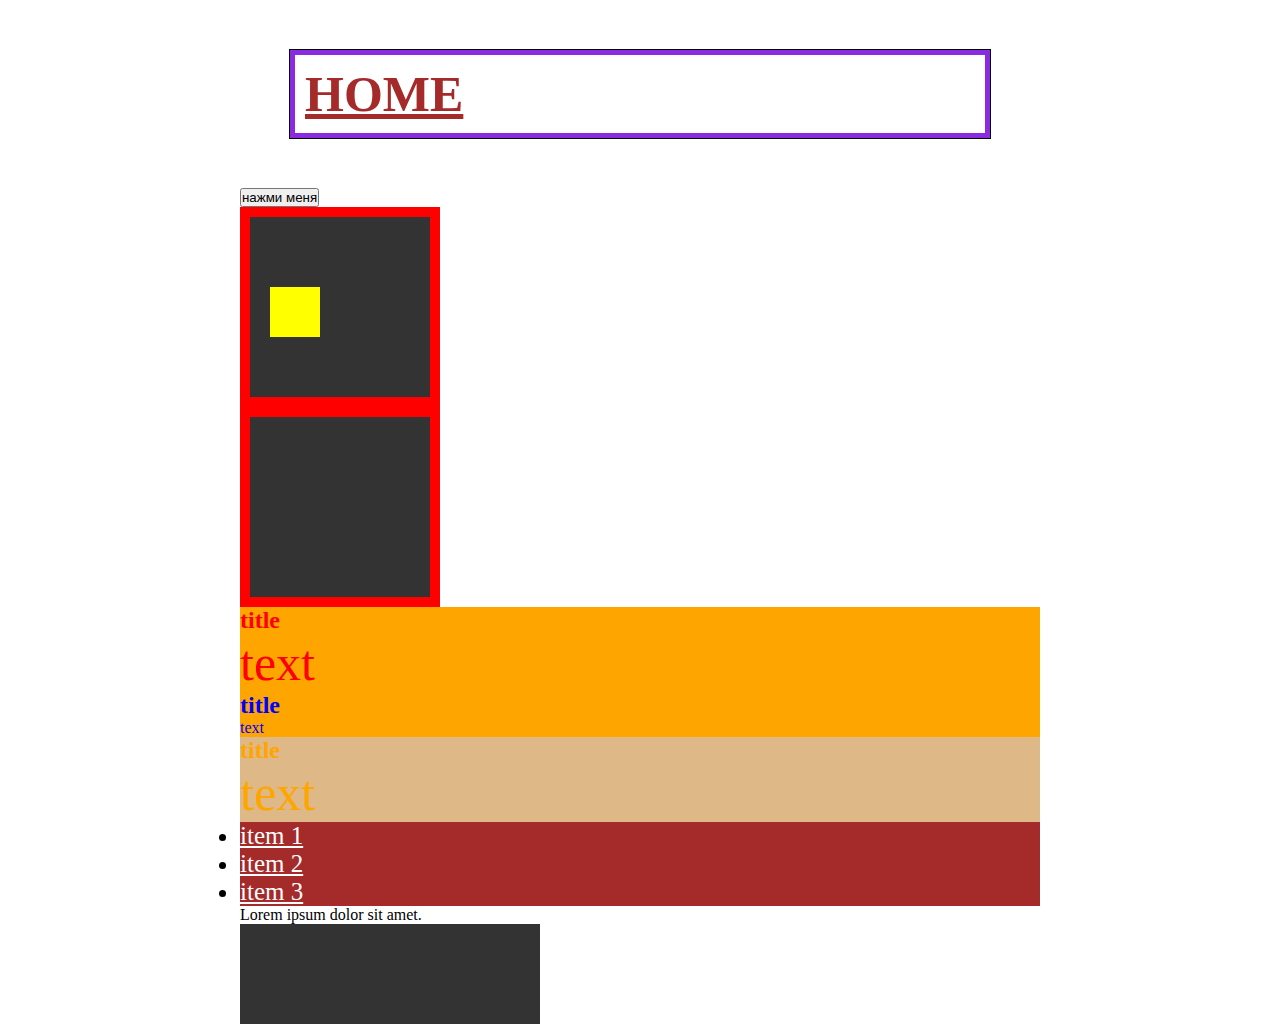
<file: Practice/Practice 02/index.html>
<!DOCTYPE html>
<html lang="en">
  <head>
    <meta charset="UTF-8" />
    <meta name="viewport" content="width=device-width, initial-scale=1.0" />
    <meta http-equiv="X-UA-Compatible" content="ie=edge" />
    <link rel="stylesheet" href="css/style-2.css" />
    <title>Вебинар Репета 07.09.17</title>
    <!-- Практика по EMMET -->
  </head>
  <body>
    <div class="wrapper">
      <h1>HOME</h1>
      <button>нажми меня</button>

      <div class="box">
        <div class="inner-box"></div>
        <inner-box></inner-box>
      </div>

      <div class="box"></div>

      <article class="article red">
        <h2>title</h2>
        <p class="big-text">text</p>
      </article>

      <article class="artiсle blue">
        <h2>title</h2>
        <p>text</p>
      </article>

      <article class="article orange">
        <h2>title</h2>
        <p class="big-text">text</p>
      </article>

      <ul class="list">
        <li class="list-item">
          <a href="http://" class="list-link">item 1</a>
        </li>
        <li class="list-item">
          <a href="http://" class="list-link">item 2</a>
        </li>
        <li class="list-item">
          <a href="http://" class="list-link">item 3</a>
        </li>
      </ul>

      <p>Lorem ipsum dolor sit amet.</p>

      <div class="margin-example"></div>
    </div>
  </body>
</html>
</file>
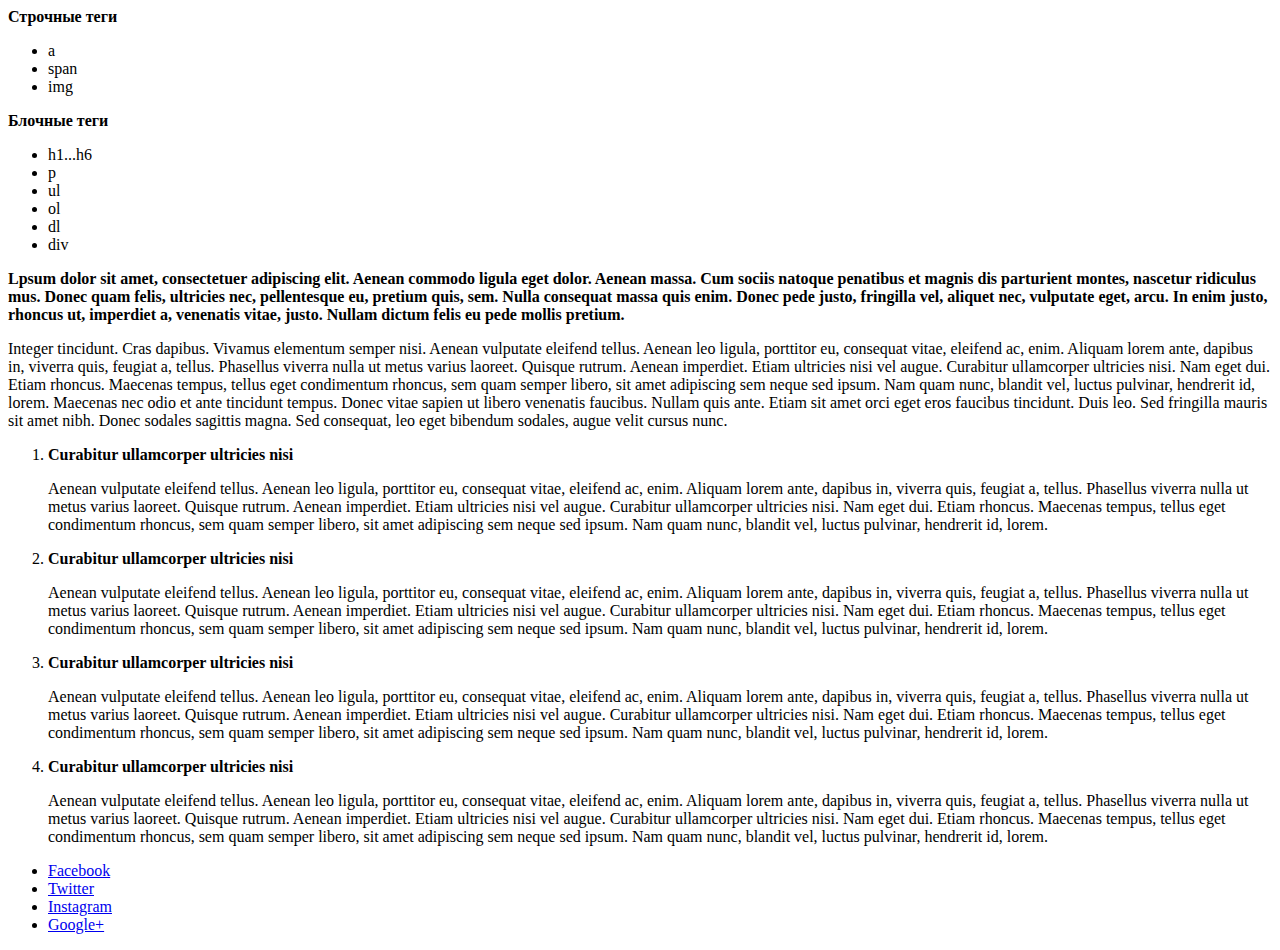
<file: html-css/module-01/index-01dopzad.html>
<!DOCTYPE html>
<html lang="en">
<head>
    <meta charset="UTF-8">
    <meta name="viewport" content="width=device-width, initial-scale=1.0">
    <meta http-equiv="X-UA-Compatible" content="ie=edge">
    <title>Document</title>
</head>
<body>
  <!-- Создать 2 маркированных списка: -->
  <b>Строчные теги</b>
  <ul>
    <li>a</li>
    <li>span</li>
    <li>img</li>
  </ul>
  <b>Блочные теги</b>
  <ul>
    <li>h1...h6</li>
    <li>p</li>
    <li>ul</li>
    <li>ol</li>
    <li>dl</li>
    <li>div</li>
  </ul> 
    <!-- Сверстать 2 абзаца. Первый из них выделить полужирным. 
      Для заполнения абзацев использовать рыбу. -->
      <p><b> Lpsum dolor sit amet, consectetuer adipiscing elit. 
        Aenean commodo ligula eget dolor. Aenean massa. 
        Cum sociis natoque penatibus et magnis dis parturient montes, 
        nascetur ridiculus mus. Donec quam felis, ultricies nec, 
        pellentesque eu, pretium quis, sem. Nulla consequat massa 
        quis enim. Donec pede justo, fringilla vel, aliquet nec, 
        vulputate eget, arcu. In enim justo, rhoncus ut, 
        imperdiet a, venenatis vitae, justo. Nullam dictum 
        felis eu pede mollis pretium.</b></p>
      <p>Integer tincidunt. Cras dapibus. Vivamus elementum semper nisi. 
        Aenean vulputate eleifend tellus. Aenean leo ligula, porttitor eu, 
        consequat vitae, eleifend ac, enim. Aliquam lorem ante, dapibus in, 
        viverra quis, feugiat a, tellus. Phasellus viverra nulla ut metus varius 
        laoreet. Quisque rutrum. Aenean imperdiet. Etiam ultricies nisi vel augue. 
        Curabitur ullamcorper ultricies nisi. Nam eget dui. Etiam rhoncus. 
        Maecenas tempus, tellus eget condimentum rhoncus, sem quam semper 
        libero, sit amet adipiscing sem neque sed ipsum. Nam quam nunc, 
        blandit vel, luctus pulvinar, hendrerit id, lorem. Maecenas 
        nec odio et ante tincidunt tempus. Donec vitae sapien ut libero 
        venenatis faucibus. Nullam quis ante. Etiam sit amet orci eget 
        eros faucibus tincidunt. Duis leo. Sed fringilla mauris sit amet 
        nibh. Donec sodales sagittis magna. Sed consequat, leo eget bibendum 
        sodales, augue velit cursus nunc.</p>
    <!-- Сверстать нумерованный список. -->
    <ol>
      <li><b>Curabitur ullamcorper ultricies nisi</b>
        <p>Aenean vulputate eleifend tellus. Aenean leo ligula, porttitor eu, 
            consequat vitae, eleifend ac, enim. Aliquam lorem ante, dapibus in, 
            viverra quis, feugiat a, tellus. Phasellus viverra nulla ut metus varius 
            laoreet. Quisque rutrum. Aenean imperdiet. Etiam ultricies nisi vel augue. 
            Curabitur ullamcorper ultricies nisi. Nam eget dui. Etiam rhoncus. 
            Maecenas tempus, tellus eget condimentum rhoncus, sem quam semper 
            libero, sit amet adipiscing sem neque sed ipsum. Nam quam nunc, 
            blandit vel, luctus pulvinar, hendrerit id, lorem.</p>
      </li>
      <li><b>Curabitur ullamcorper ultricies nisi</b>
        <p>Aenean vulputate eleifend tellus. Aenean leo ligula, porttitor eu, 
            consequat vitae, eleifend ac, enim. Aliquam lorem ante, dapibus in, 
            viverra quis, feugiat a, tellus. Phasellus viverra nulla ut metus varius 
            laoreet. Quisque rutrum. Aenean imperdiet. Etiam ultricies nisi vel augue. 
            Curabitur ullamcorper ultricies nisi. Nam eget dui. Etiam rhoncus. 
            Maecenas tempus, tellus eget condimentum rhoncus, sem quam semper 
            libero, sit amet adipiscing sem neque sed ipsum. Nam quam nunc, 
            blandit vel, luctus pulvinar, hendrerit id, lorem.</p>
      </li>
      <li><b>Curabitur ullamcorper ultricies nisi</b>
        <p>Aenean vulputate eleifend tellus. Aenean leo ligula, porttitor eu, 
            consequat vitae, eleifend ac, enim. Aliquam lorem ante, dapibus in, 
            viverra quis, feugiat a, tellus. Phasellus viverra nulla ut metus varius 
            laoreet. Quisque rutrum. Aenean imperdiet. Etiam ultricies nisi vel augue. 
            Curabitur ullamcorper ultricies nisi. Nam eget dui. Etiam rhoncus. 
            Maecenas tempus, tellus eget condimentum rhoncus, sem quam semper 
            libero, sit amet adipiscing sem neque sed ipsum. Nam quam nunc, 
            blandit vel, luctus pulvinar, hendrerit id, lorem.</p>
      </li>
      <li><b>Curabitur ullamcorper ultricies nisi</b>
        <p>Aenean vulputate eleifend tellus. Aenean leo ligula, porttitor eu, 
            consequat vitae, eleifend ac, enim. Aliquam lorem ante, dapibus in, 
            viverra quis, feugiat a, tellus. Phasellus viverra nulla ut metus varius 
            laoreet. Quisque rutrum. Aenean imperdiet. Etiam ultricies nisi vel augue. 
            Curabitur ullamcorper ultricies nisi. Nam eget dui. Etiam rhoncus. 
            Maecenas tempus, tellus eget condimentum rhoncus, sem quam semper 
            libero, sit amet adipiscing sem neque sed ipsum. Nam quam nunc, 
            blandit vel, luctus pulvinar, hendrerit id, lorem.</p>
      </li>
    </ol>
    <!-- Сверстать маркированный список, чтобы каждый элемент был ссылкой на соцсеть. 
      При клике на ссылку, она открывается в новой вкладке браузера. -->
    <ul>
      <li><a href="https://www.facebook.com/" target="_blank" rel="noreferrer noopener">Facebook</a></li>
      <li><a href="https://twitter.com/" target="_blank" rel="noreferrer noopener">Twitter</a></li>
      <li><a href="https://www.instagram.com/" target="_blank" rel="noreferrer noopener">Instagram</a></li>
      <li><a href="https://plus.google.com/" target="_blank" rel="noreferrer noopener">Google+</a></li>
    </ul>
    </body>
</html>
</file>
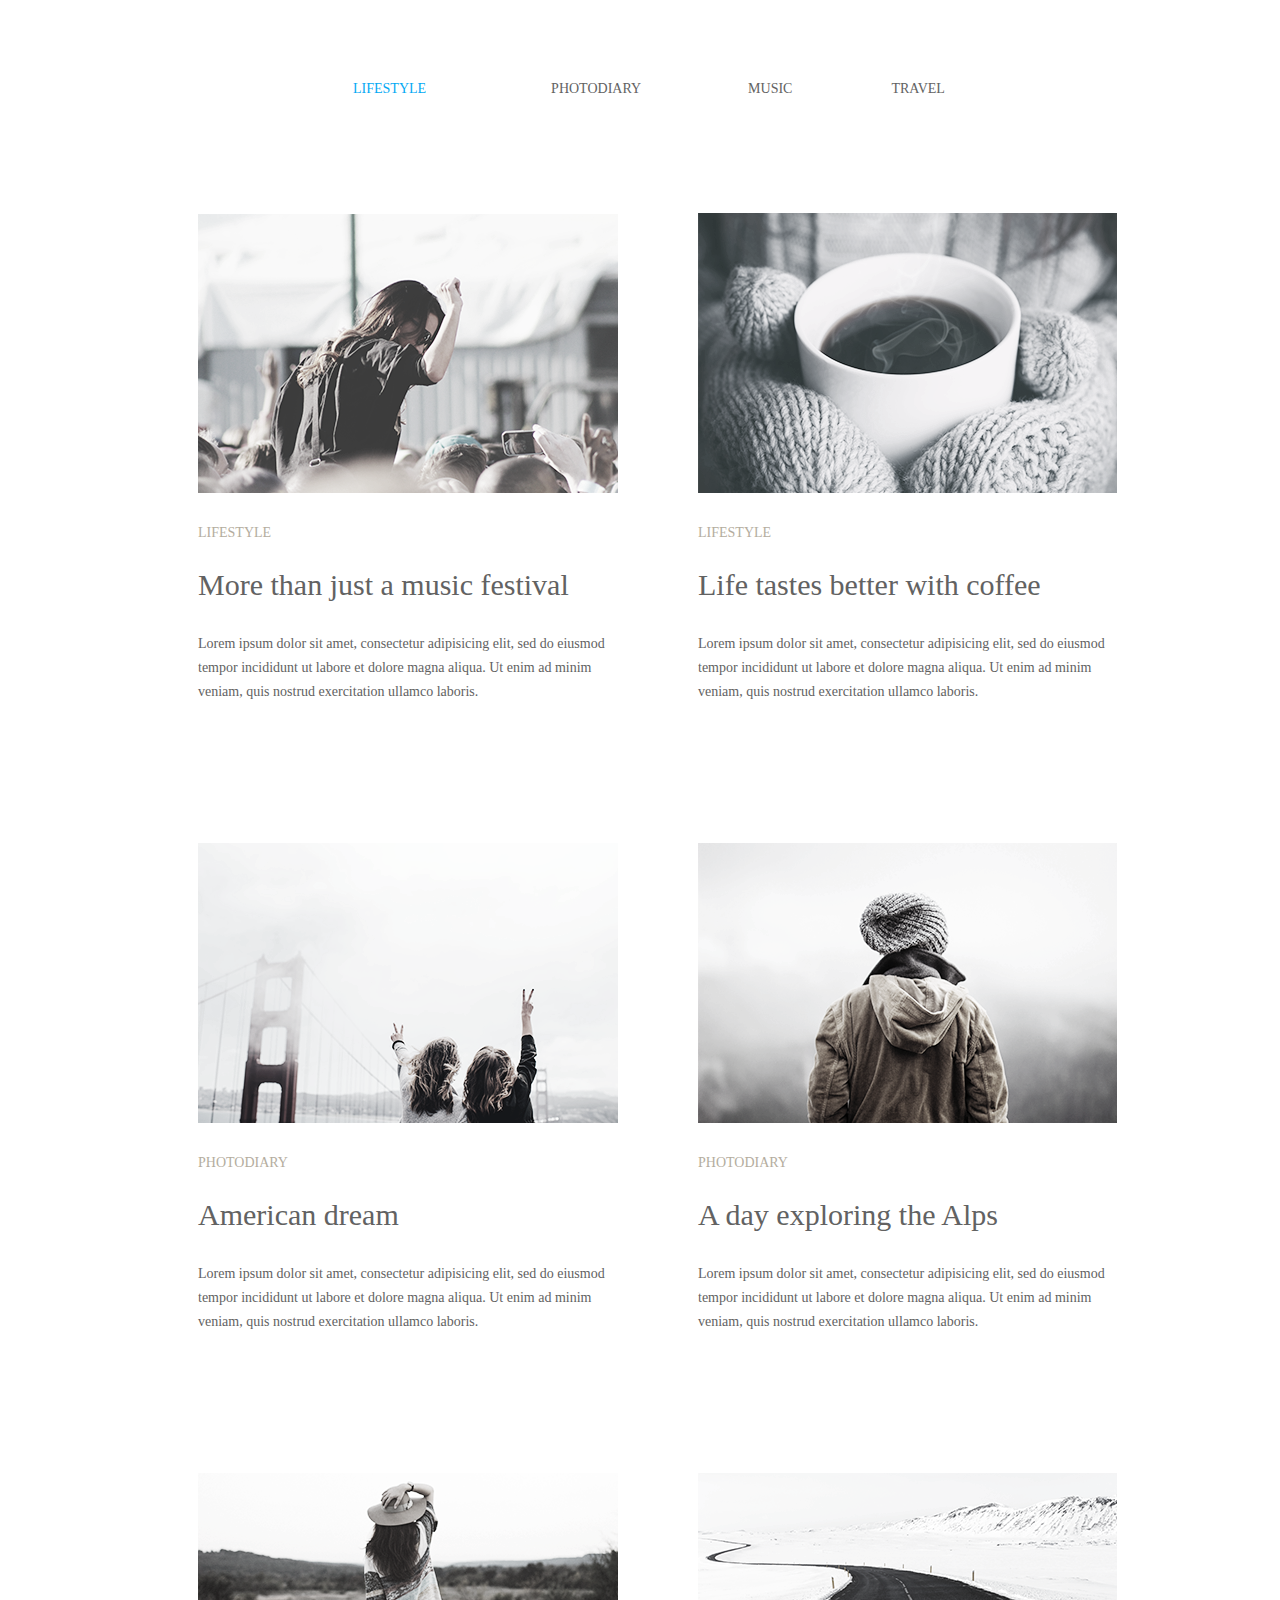
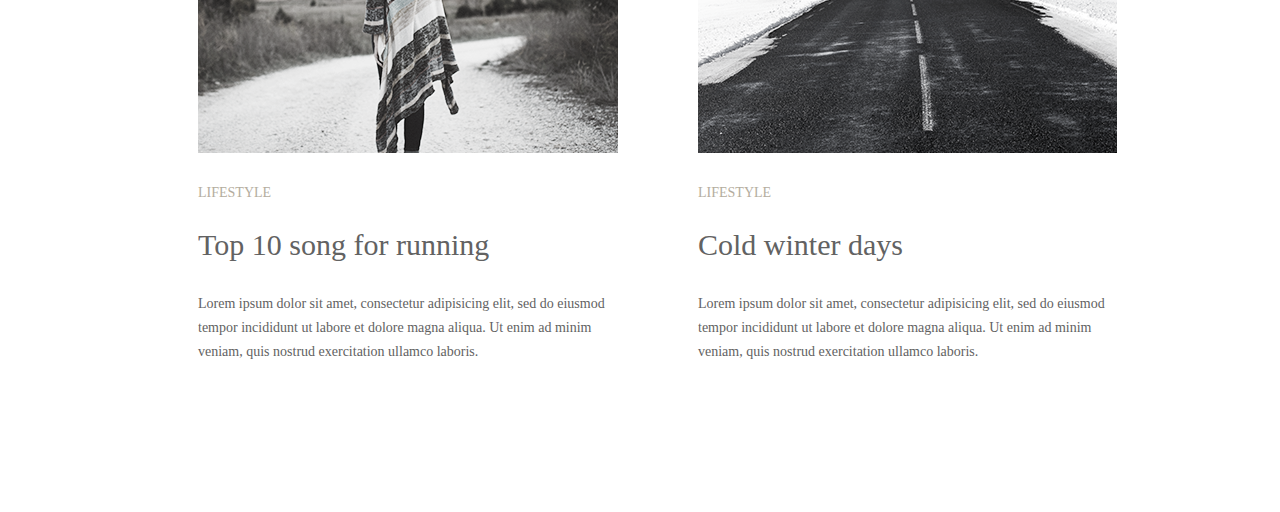
<file: Practice/Practice 04/practice-4.html>
<!DOCTYPE html>
<html lang="en">
  <head>
    <meta charset="UTF-8" />
    <link rel="stylesheet" href="css/style.css">
    <title>homework-3</title>
  </head>
  <body>
    <div class="wraper">

<!-- MENU HEADER -->
      <header class="page-header">
        <ul class="menu">
          <li class="menu-item">
            <a href="#" class="menu-link-lifestyle">lifestyle</a>
          </li>
          <li class="menu-item">
            <a href="#" class="menu-link-photodiary">photodiary</a>
          </li>
          <li class="menu-item">
            <a href="#" class="menu-link-music">music</a>
          </li>
          <li class="menu-item">
            <a href="#" class="menu-link-travel">travel</a>
          </li>
       </ul>
      </header>

<!-- CONTENT -->
<main class="content">

<!-- TOP-LEFT -->
  <article class="article">
    <img class="article-img" src="img/image1.png" alt="">
    <p class="top">lifestyle</p>
    <p class="center">More than just a music festival</p>
    <p class="bottom">Lorem ipsum dolor sit amet, consectetur adipisicing elit, sed do 
      eiusmod tempor incididunt ut labore et dolore magna aliqua.
      Ut enim ad minim veniam, quis nostrud exercitation ullamco 
      laboris.</p>
  </article>

<!-- TOP-RIGHT -->
  <article class="article">
    <img class="article-img" src="img/image2.png" alt="">
    <p class="top">Lifestyle</p>
    <p class="center">Life tastes better with coffee</p>
    <p class="bottom">Lorem ipsum dolor sit amet, consectetur adipisicing elit, sed do 
      eiusmod tempor incididunt ut labore et dolore magna aliqua.
      Ut enim ad minim veniam, quis nostrud exercitation ullamco 
      laboris.</p>
  </article>

<!-- CENTER-LEFT -->
  <article class="article">
    <img class="article-img" src="img/image3.png" alt="">
    <p class="top">photodiary</p>
    <p class="center">American dream</p>
    <p class="bottom">Lorem ipsum dolor sit amet, consectetur adipisicing elit, sed do 
      eiusmod tempor incididunt ut labore et dolore magna aliqua.
      Ut enim ad minim veniam, quis nostrud exercitation ullamco 
      laboris.</p>
  </article>

<!-- CENTER-RIGHT -->
  <article class="article">
    <img class="article-img" src="img/image4.png" alt="">
    <p class="top">photodiary</p>
    <p class="center">A day exploring the Alps</p>
    <p class="bottom">Lorem ipsum dolor sit amet, consectetur adipisicing elit, sed do 
      eiusmod tempor incididunt ut labore et dolore magna aliqua.
      Ut enim ad minim veniam, quis nostrud exercitation ullamco 
      laboris.</p>
  </article>
  
<!-- BOTTOM-LEFT -->
  <article class="article">
    <img class="article-img" src="img/image5.png" alt="">
    <p class="top">lifestyle</p>
    <p class="center">Top 10 song for running</p>
    <p class="bottom">Lorem ipsum dolor sit amet, consectetur adipisicing elit, sed do 
      eiusmod tempor incididunt ut labore et dolore magna aliqua.
      Ut enim ad minim veniam, quis nostrud exercitation ullamco 
      laboris.</p>
  </article>

<!-- BOTTOM-RIGHT -->
  <article class="article">
    <img class="article-img" src="img/image6.png" alt="">
    <p class="top">lifestyle</p>
    <p class="center">Cold winter days</p>
    <p class="bottom">Lorem ipsum dolor sit amet, consectetur adipisicing elit, sed do 
      eiusmod tempor incididunt ut labore et dolore magna aliqua.
      Ut enim ad minim veniam, quis nostrud exercitation ullamco 
      laboris.</p>
  </article>
</main>

<!-- BUTTON -->
  <div class="box-bottom">
    <p class="button"></p>
  </div>
</div>

    </div>
  <body>
</html>
</file>
<file: Practice/Practice 02/css/style-2.css>
* {
  box-sizing: border-box;
  padding: 0;
  margin: 0;
}

.wrapper {
  width: 800px;
  margin: auto;
}

h1 {
  color: brown;
  text-decoration: underline;
  font-size: 50px;
  border: 5px solid blueviolet;
  margin: 50px;
  padding: 10px;
  outline: 1px solid rgb(0, 0, 0);
}

/* article {
  color: blue;
} */

.inner-box {
  height: 50px;
  width: 50px;
  margin-top: 50px;
  background-color: yellow;
}

.box {
  height: 200px;
  width: 200px;
  padding: 20px;
  border: 10px solid red;
  background-color: #333;
}

.article {
  background-color: burlywood;
}

.blue {
  color: blue;
}

.red {
  color: red;
}

.orange {
  color: orange;
}

.big-text {
  font-size: 50px;
}

/*    Список     */
.list {
  background-color: aquamarine;
}

.list-item {
  font-size: 25px;
  background-color: brown;
}
.list-link {
  color: #fefefe;
}

.list-link:hover {
  background-color: blueviolet;
}

.red,
.blue {
  background-color: orange;
}

.margin-example {
  width: 300px;
  height: 100px;
  background-color: #333;
}
</file>
<file: Practice/Practice 04/css/style.css>
@import "contents.css";
@import "base.css";
@import "button.css";
@import "header.css";
</file>
